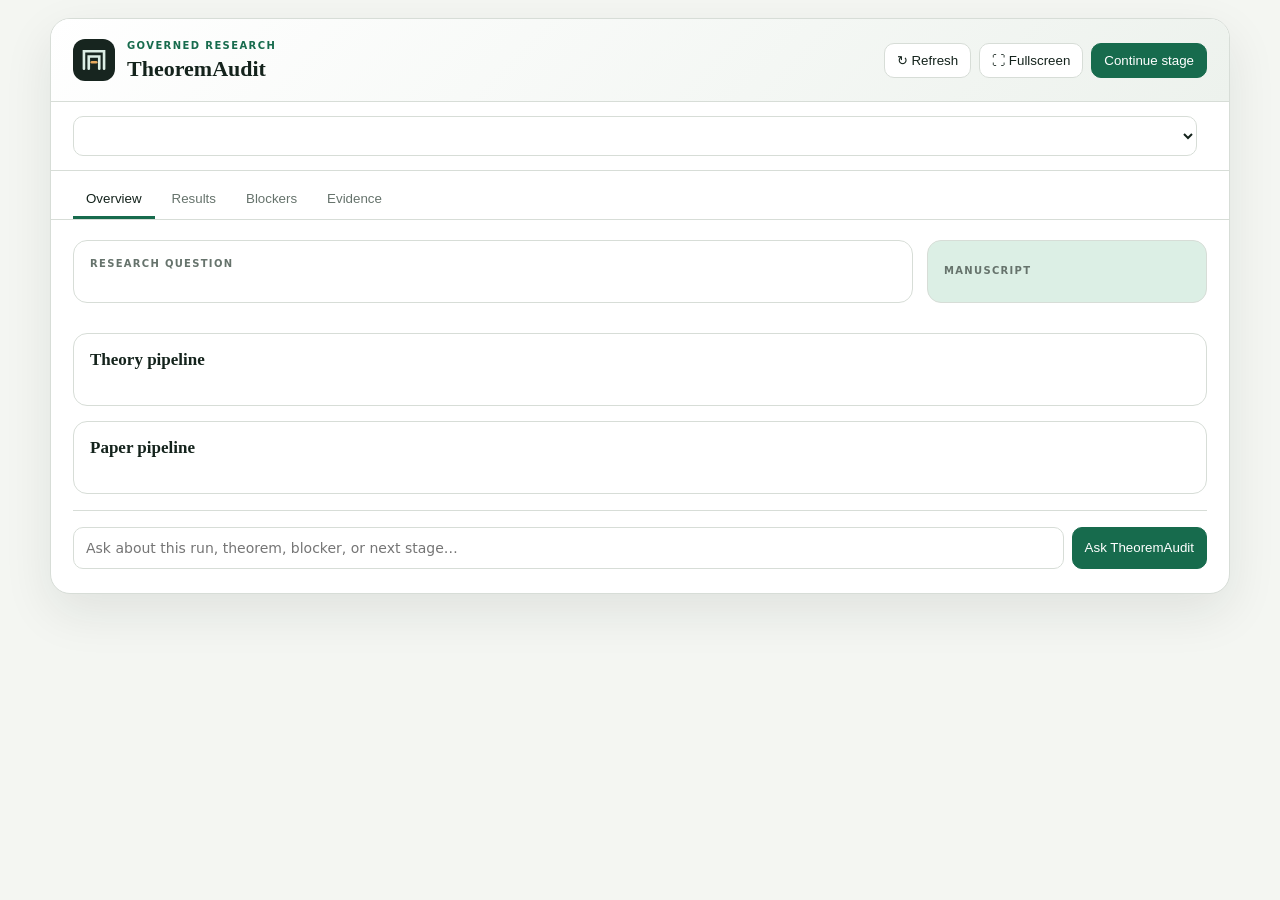
<file: plugins/theoremgate/mcp/dashboard_widget.html>
<!doctype html>
<html lang="en">
<head>
  <meta charset="utf-8">
  <meta name="viewport" content="width=device-width,initial-scale=1">
  <style>
    :root{color-scheme:light dark;--bg:#f4f6f2;--surface:#fff;--surface2:#edf2ed;--ink:#14231c;--muted:#66736c;--line:#d7ddd7;--brand:#176b4d;--brand2:#dcefe5;--gold:#d28a35;--danger:#b84a43;--shadow:0 18px 50px rgba(20,35,28,.09)}
    @media(prefers-color-scheme:dark){:root{--bg:#111714;--surface:#18211d;--surface2:#202c26;--ink:#edf5f0;--muted:#9aaba2;--line:#34423a;--brand:#65c99e;--brand2:#1d3b2e;--gold:#e3a65e;--danger:#ed7b73;--shadow:0 18px 50px rgba(0,0,0,.25)}}
    *{box-sizing:border-box}body{margin:0;background:var(--bg);color:var(--ink);font:14px/1.45 ui-sans-serif,system-ui,-apple-system,BlinkMacSystemFont,"Segoe UI",sans-serif}.shell{min-height:420px;padding:18px}.frame{max-width:1180px;margin:auto;border:1px solid var(--line);border-radius:20px;background:var(--surface);box-shadow:var(--shadow);overflow:hidden}
    header{display:flex;align-items:center;justify-content:space-between;gap:16px;padding:20px 22px;border-bottom:1px solid var(--line);background:linear-gradient(135deg,var(--surface),var(--surface2))}.brand{display:flex;align-items:center;gap:12px}.mark{width:42px;height:42px;border-radius:12px;background:#17251f;display:grid;place-items:center}.mark svg{width:28px}.overline{font-size:10px;letter-spacing:.14em;text-transform:uppercase;color:var(--brand);font-weight:800}.brand h1{font:650 22px/1.15 ui-serif,Georgia,serif;margin:2px 0 0}.actions{display:flex;gap:8px;align-items:center}button,.button{border:1px solid var(--line);border-radius:10px;padding:9px 12px;background:var(--surface);color:var(--ink);font:600 12px inherit;cursor:pointer}button:hover{border-color:var(--brand);color:var(--brand)}button.primary{background:var(--brand);border-color:var(--brand);color:#fff}button:disabled{opacity:.45;cursor:not-allowed}
    .controls{display:grid;grid-template-columns:minmax(220px,1fr) auto;gap:10px;padding:14px 22px;border-bottom:1px solid var(--line)}select,input{width:100%;border:1px solid var(--line);border-radius:10px;padding:10px 12px;background:var(--surface);color:var(--ink);font:inherit}.tabs{display:flex;gap:4px;padding:10px 22px 0;border-bottom:1px solid var(--line);overflow:auto}.tab{border:0;border-bottom:3px solid transparent;border-radius:8px 8px 0 0;background:transparent;color:var(--muted);padding:10px 13px}.tab.active{border-bottom-color:var(--brand);color:var(--ink)}
    main{padding:20px 22px 24px}.hero{display:grid;grid-template-columns:1.5fr .5fr;gap:14px;margin-bottom:15px}.card{border:1px solid var(--line);border-radius:14px;background:var(--surface);padding:16px}.question{font:550 22px/1.32 ui-serif,Georgia,serif;margin:4px 0 14px}.eyebrow{font-size:10px;letter-spacing:.13em;text-transform:uppercase;color:var(--muted);font-weight:750}.route{display:flex;flex-direction:column;justify-content:center;background:var(--brand2)}.route strong{font:650 21px ui-serif,Georgia,serif;color:var(--brand)}.chips{display:flex;gap:7px;flex-wrap:wrap}.chip{background:var(--surface2);border-radius:999px;padding:5px 8px;font-size:11px;color:var(--muted)}
    h2{font:650 17px ui-serif,Georgia,serif;margin:0 0 11px}.section{margin-top:15px}.pipeline{display:flex;gap:6px;overflow-x:auto;padding-bottom:8px}.stage{min-width:92px;padding:10px;border:1px solid var(--line);border-top-width:4px;border-radius:8px;background:var(--surface2)}.stage.completed{border-top-color:var(--brand)}.stage.in_progress{border-top-color:var(--gold)}.stage.pending{opacity:.56}.stage b{display:block;font-size:11px}.stage span{font-size:10px;color:var(--muted)}
    .metrics{display:grid;grid-template-columns:repeat(4,1fr);gap:10px}.metric{border:1px solid var(--line);border-radius:12px;padding:13px;background:var(--surface2)}.metric strong{font-size:21px;display:block}.metric span{font-size:11px;color:var(--muted)}.list{display:grid;gap:10px}.item{border:1px solid var(--line);border-radius:12px;padding:14px}.item h3{margin:0 0 5px;font-size:13px}.item p{margin:0;color:var(--muted)}.item.major{border-left:4px solid var(--gold)}.item.fatal{border-left:4px solid var(--danger)}
    .coverage{display:grid;grid-template-columns:repeat(3,1fr);gap:9px}.coverage div{border:1px solid var(--line);border-radius:10px;padding:10px}.yes{color:var(--brand);font-weight:800}.no{color:var(--muted)}.ask{display:grid;grid-template-columns:1fr auto;gap:8px;margin-top:16px;padding-top:16px;border-top:1px solid var(--line)}.empty{color:var(--muted);font-style:italic;padding:12px}.hidden{display:none!important}.toast{position:fixed;right:24px;bottom:20px;background:var(--ink);color:var(--surface);padding:10px 13px;border-radius:10px;opacity:0;transform:translateY(8px);transition:.2s;pointer-events:none}.toast.show{opacity:1;transform:none}
    @media(max-width:720px){.shell{padding:0}.frame{border-radius:0;border-left:0;border-right:0}.hero{grid-template-columns:1fr}.metrics{grid-template-columns:repeat(2,1fr)}.coverage{grid-template-columns:repeat(2,1fr)}header{align-items:flex-start}.actions{flex-wrap:wrap;justify-content:flex-end}.controls{grid-template-columns:1fr}.ask{grid-template-columns:1fr}}
  </style>
</head>
<body><div class="shell"><div class="frame">
  <header><div class="brand"><div class="mark"><svg viewBox="0 0 64 64" aria-hidden="true"><path d="M9 52V12h46v40M20 52V24h24v28" fill="none" stroke="#dceee5" stroke-width="6" stroke-linecap="round"/><path d="M27 37h10" stroke="#e6a85c" stroke-width="6" stroke-linecap="round"/></svg></div><div><div class="overline">Governed research</div><h1>TheoremAudit</h1></div></div><div class="actions"><button id="refresh">↻ Refresh</button><button id="fullscreen">⛶ Fullscreen</button><button id="continue" class="primary">Continue stage</button></div></header>
  <div class="controls"><select id="run" aria-label="Select run"></select><div class="chips" id="statusChips"></div></div>
  <nav class="tabs" aria-label="Evidence views"><button class="tab active" data-tab="overview">Overview</button><button class="tab" data-tab="results">Results</button><button class="tab" data-tab="blockers">Blockers</button><button class="tab" data-tab="evidence">Evidence</button></nav>
  <main>
    <section id="overview" class="panel"><div class="hero"><div class="card"><div class="eyebrow">Research question</div><div class="question" id="question"></div><div class="chips" id="metadata"></div></div><div class="card route"><div class="eyebrow">Manuscript</div><strong id="tier"></strong><span id="paperType"></span></div></div><div class="metrics" id="metrics"></div><div class="section card"><h2>Theory pipeline</h2><div class="pipeline" id="theory"></div></div><div class="section card"><h2>Paper pipeline</h2><div class="pipeline" id="paper"></div></div></section>
    <section id="results" class="panel hidden"><div class="card"><h2>Accepted results</h2><div class="list" id="resultsList"></div></div><div class="section card"><h2>Research results still in development</h2><div class="list" id="retainedList"></div></div><div class="section card"><h2>Invalid results excluded</h2><div class="list" id="excludedList"></div></div></section>
    <section id="blockers" class="panel hidden"><div class="card"><h2>Open blockers</h2><div class="list" id="blockerList"></div></div></section>
    <section id="evidence" class="panel hidden"><div class="card"><h2>Empirical evidence</h2><div class="coverage" id="coverage"></div><div class="section"><h2>Routing rationale</h2><div class="list" id="reasons"></div></div></div></section>
    <div class="ask"><input id="askInput" placeholder="Ask about this run, theorem, blocker, or next stage…"><button id="askButton" class="primary">Ask TheoremAudit</button></div>
  </main>
</div></div><div class="toast" id="toast"></div>
<script>
(()=>{let data=null,current=null,nextId=1;const pending=new Map(),$=id=>document.getElementById(id),esc=v=>String(v??'').replace(/[&<>"']/g,c=>({'&':'&amp;','<':'&lt;','>':'&gt;','"':'&quot;',"'":'&#39;'}[c]));
const label=v=>esc(String(v??'').replaceAll('_',' '));function toast(message){$('toast').textContent=message;$('toast').classList.add('show');setTimeout(()=>$('toast').classList.remove('show'),1800)}
function bridge(method,params){const id=nextId++;window.parent.postMessage({jsonrpc:'2.0',id,method,params},'*');return new Promise((resolve,reject)=>pending.set(id,{resolve,reject}))}
async function callTool(name,args){if(window.openai?.callTool)return window.openai.callTool(name,args);return bridge('tools/call',{name,arguments:args})}
async function message(prompt){if(window.openai?.sendFollowUpMessage)return window.openai.sendFollowUpMessage({prompt,scrollToBottom:true});return bridge('ui/message',{role:'user',content:[{type:'text',text:prompt}]})}
function stages(items){return items?.length?items.map(s=>`<div class="stage ${esc(s.status)}"><b>${label(s.label)}</b><span>${label(s.status)}</span></div>`).join(''):'<div class="empty">Not started.</div>'}
function render(){if(!current)return;$('question').textContent=current.question;$('tier').textContent=label(current.route.manuscript_kind);$('paperType').textContent=label(current.route.submission_readiness);$('metadata').innerHTML=[`Novelty: ${current.route.novelty}`,`Significance: ${current.route.significance}`].map(x=>`<span class="chip">${label(x)}</span>`).join('');$('statusChips').innerHTML=[current.theory_status,current.paper_status].map(x=>`<span class="chip">${label(x)}</span>`).join('');$('theory').innerHTML=stages(current.theory_stages);$('paper').innerHTML=stages(current.paper_stages);
const done=current.theory_stages.filter(s=>s.status==='completed').length,retained=current.retained_nonfinal_statements||[],excluded=current.excluded_statements||[];$('metrics').innerHTML=[[done,'Theory stages'],[current.accepted_statements.length,'Accepted results'],[retained.length,'In development'],[current.blockers.length,'Open blockers']].map(([v,k])=>`<div class="metric"><strong>${esc(v)}</strong><span>${esc(k)}</span></div>`).join('');
$('resultsList').innerHTML=current.accepted_statements.length?current.accepted_statements.map(s=>`<article class="item"><h3>${esc(s.id)} · ${label(s.decision)}</h3><p>${esc(s.informal)}</p></article>`).join(''):'<div class="empty">No accepted result yet.</div>';$('retainedList').innerHTML=retained.length?retained.map(s=>`<article class="item"><h3>${esc(s.id)} · ${label(s.disposition)}</h3><p>${esc(s.informal)}</p><p><b>Not established:</b> ${esc(s.reason)}</p></article>`).join(''):'<div class="empty">No conjecture, repair candidate, or deferred result.</div>';$('excludedList').innerHTML=excluded.length?excluded.map(s=>`<article class="item fatal"><h3>${esc(s.id)} · ${label(s.disposition)}</h3><p>${esc(s.informal)}</p><p><b>Reason:</b> ${esc(s.reason)}</p></article>`).join(''):'<div class="empty">No mathematically invalid result was excluded.</div>';$('blockerList').innerHTML=current.blockers.length?current.blockers.map(b=>`<article class="item ${esc(b.severity)}"><h3>${esc(b.id)} · ${label(b.severity)}</h3><p>${esc(b.description)}</p><p><b>Next:</b> ${esc(b.action)}</p></article>`).join(''):'<div class="empty">No open major or fatal blocker.</div>';
const cov=current.empirical.coverage||{};$('coverage').innerHTML=Object.keys(cov).length?Object.entries(cov).map(([k,v])=>`<div><span class="${v?'yes':'no'}">${v?'✓':'○'}</span> ${label(k)}</div>`).join(''):'<div class="empty">No claim-linked empirical evidence recorded.</div>';$('reasons').innerHTML=current.route.reasons?.length?current.route.reasons.map(x=>`<div class="item">${esc(x)}</div>`).join(''):'<div class="empty">No routing rationale yet.</div>'}
function load(next){if(!next?.runs?.length)return;data=next;const select=$('run');select.innerHTML='';next.runs.forEach(r=>{const o=document.createElement('option');o.value=r.run_id;o.textContent=`${r.run_id} — ${r.question}`;select.appendChild(o)});select.value=next.selected_run_id||next.runs[0].run_id;current=next.runs.find(r=>r.run_id===select.value)||next.runs[0];render()}
window.addEventListener('message',event=>{if(event.source!==window.parent)return;const m=event.data;if(!m||m.jsonrpc!=='2.0')return;if(m.id!==undefined&&pending.has(m.id)){const p=pending.get(m.id);pending.delete(m.id);m.error?p.reject(m.error):p.resolve(m.result);return}if(m.method==='ui/notifications/tool-result')load(m.params?.structuredContent)});
if(window.openai?.toolOutput)load(window.openai.toolOutput);$('run').onchange=e=>{current=data.runs.find(r=>r.run_id===e.target.value);render();window.openai?.setWidgetState?.({selectedRunId:current.run_id})};document.querySelectorAll('.tab').forEach(t=>t.onclick=()=>{document.querySelectorAll('.tab').forEach(x=>x.classList.toggle('active',x===t));document.querySelectorAll('.panel').forEach(p=>p.classList.toggle('hidden',p.id!==t.dataset.tab))});
$('refresh').onclick=async()=>{if(!current)return;try{const r=await callTool('theoremgate_dashboard_data',{workspacePath:data.workspace,runId:current.run_id});load(r?.structuredContent);toast('Evidence view refreshed')}catch(e){toast('Refresh unavailable')}};$('fullscreen').onclick=()=>window.openai?.requestDisplayMode?.({mode:'fullscreen'});$('continue').onclick=()=>current&&message(`Continue TheoremAudit run ${current.run_id} from its current governed stage. Validate the existing evidence first and do not bypass actor or artifact rules.`);
async function ask(){const q=$('askInput').value.trim();if(!q||!current)return;await message(`For TheoremAudit run ${current.run_id}: ${q}`);$('askInput').value=''}$('askButton').onclick=ask;$('askInput').onkeydown=e=>{if(e.key==='Enter')ask()};
})();
</script></body></html>
</file>
